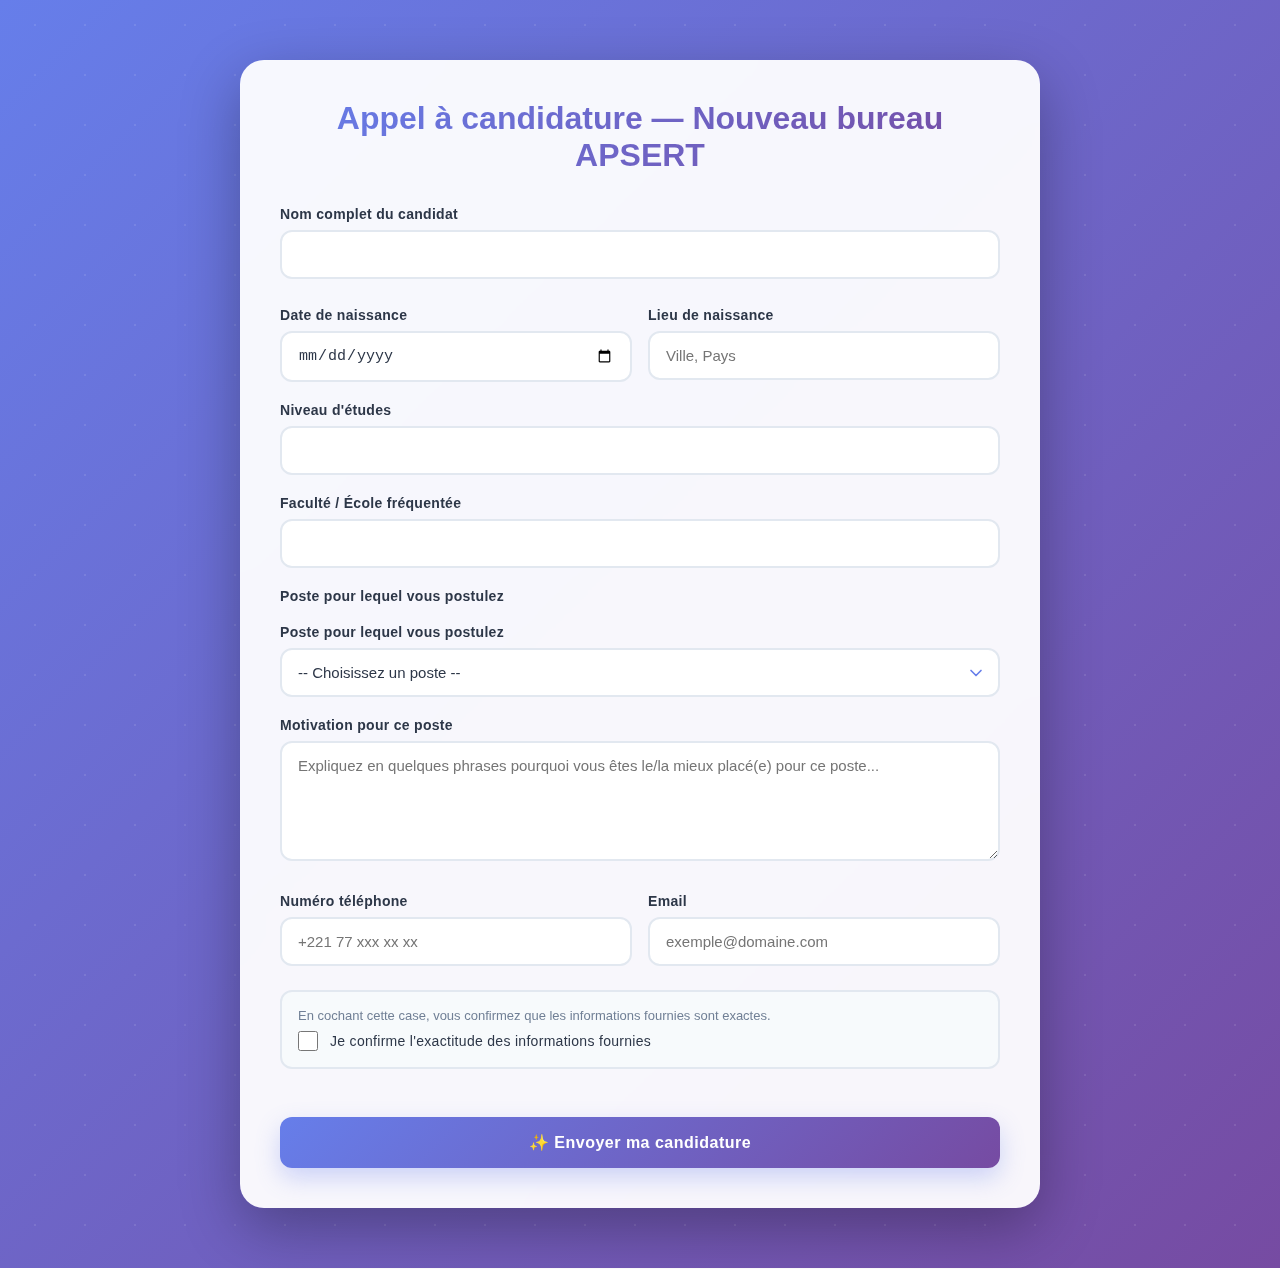
<file: index.html>
<!doctype html>
<html lang="fr">
<head>
  <meta charset="utf-8">
  <title>Formulaire de candidature - APSERT</title>
  <meta name="viewport" content="width=device-width,initial-scale=1">
  <link rel="stylesheet" href="style.css">
</head>
<body>
<div class="container">
  <h1>Appel à candidature — Nouveau bureau APSERT</h1>

<!--   <div class="note">
    📅 Date limite de dépôt : <strong>10 octobre 2025</strong><br>
    🏛️ Assemblée générale du bureau : <strong>Dimanche 05 octobre 2025</strong>
  </div> -->

  <form id="candidatureForm" method="POST" action="https://formspree.io/f/mnngbgdl">
    <label for="nom">Nom complet du candidat</label>
    <input type="text" id="nom" name="Nom complet" required>

    <div class="row">
      <div>
        <label for="date_naissance">Date de naissance</label>
        <input type="date" id="date_naissance" name="Date de naissance" required>
      </div>
      <div>
        <label for="lieu_naissance">Lieu de naissance</label>
        <input type="text" id="lieu_naissance" name="Lieu de naissance" placeholder="Ville, Pays" required>
      </div>
    </div>

    <label for="niveau">Niveau d'études</label>
    <input type="text" id="niveau" name="Niveau d'études" required>

    <label for="faculte">Faculté / École fréquentée</label>
    <input type="text" id="faculte" name="Faculté ou école fréquentée" required>

    <label for="poste">Poste pour lequel vous postulez</label>
<!--     <select id="poste" name="Poste à candidater" required>
      <option value="">-- Choisissez un poste --</option>
      <option>Porte Parole et Communication (PPC)</option>
      <option>Adjoint(e) Porte Parole et Communication</option>
      <option>Vice-Président(e)</option>
      <option>Adjoint(e) Secrétaire Général</option>
      <option>Adjoint(e) Trésorier Général</option>
      <option>PCS (Président(e) Commission Sociale)</option>
      <option>Adjoint(e) PCS</option>
      <option>PCP (Président Commission Pédagogique)</option>
      <option>Adjoint(e) PCP</option>
      <option>PCF (Présidente Commission Féminine)</option>
      <option>Adjoint(e) PCF</option>
      <option>PCO (Président(e) Commission d'Organisation)</option>
      <option>Adjoint(e) PCO</option>
      <option>PCC (Président(e) Commission Culturelle)</option>
      <option>Adjoint(e) PCC</option>
      <option>PCSP (Président Commission Sportive)</option>
      <option>Adjoint(e) PCSP</option>
    </select> -->
    <label for="poste">Poste pour lequel vous postulez</label>
<select id="poste" name="Poste à candidater" required>
  <option value="">-- Choisissez un poste --</option>
  
  <option>Président(e) de la Commission Sociale (PCS)</option>
  <option>Adjoint(e) Président(e) de la Commission Sociale</option>
  
  <option>Président(e) de la Commission Finance (PCF)</option>
  <option>Adjoint(e) Président(e) de la Commission Finance</option>
  
  <option>Président(e) de la Commission Pédagogique (PCP)</option>
  <option>Adjoint(e) Président(e) de la Commission Pédagogique</option>
  
  <option>Chargé(e) des Relations Extérieures (CRE)</option>
  <option>Adjoint(e) Chargé(e) des Relations Extérieures</option>
  
  <option>Chargé(e) de l’Organisation (CO)</option>
  <option>Adjoint(e) Chargé(e) de l’Organisation</option>
  
  <option>Chargé(e) de la Communication et des Relations Publiques (CCRP)</option>
  <option>Adjoint(e) Chargé(e) de la Communication</option>
  
  <option>Chargé(e) des Projets et Activités (CPA)</option>
  <option>Adjoint(e) Chargé(e) des Projets et Activités</option>
  
  <option>Commissaire aux Comptes (CAC)</option>
  <option>Adjoint(e) Commissaire aux Comptes</option>
  
  <option>Présidente de la Commission Féminine (PCF)</option>
  <option>Adjointe Présidente de la Commission Féminine</option>
  
  <option>Vice-président(e)</option>
  
  <!-- <option>Secrétaire Général(e) (SG)</option> -->
  <option>Adjoint(e) Secrétaire Général(e)</option>
  
  <!-- <option>Trésorier(e)</option> -->
  <option>Adjoint(e) Trésorier(e)</option>
  
  <option>Président(e) de la Commission Sportive et Culturelle (PCSC)</option>
  <option>Adjoint(e) Président(e) de la Commission Sportive et Culturelle</option>
</select>


    <label for="motivation">Motivation pour ce poste</label>
    <textarea id="motivation" name="Motivation" required placeholder="Expliquez en quelques phrases pourquoi vous êtes le/la mieux placé(e) pour ce poste..."></textarea>

    <div class="row">
      <div>
        <label for="tel">Numéro téléphone</label>
        <input type="text" id="tel" name="Téléphone" placeholder="+221 77 xxx xx xx" required>
      </div>
      <div>
        <label for="email">Email</label>
        <input type="email" id="email" name="Email" placeholder="exemple@domaine.com" required>
      </div>
    </div>

    <div class="checkbox-wrapper">
      <p class="small">En cochant cette case, vous confirmez que les informations fournies sont exactes.</p>
      <label>
        <input type="checkbox" id="confirm" required>
        Je confirme l'exactitude des informations fournies
      </label>
    </div>

    <button type="submit" class="btn">✨ Envoyer ma candidature</button>
  </form>
</div>

<script>
  // Animation au focus des inputs
  const inputs = document.querySelectorAll('input, textarea, select');
  inputs.forEach(input => {
    input.addEventListener('focus', function() {
      this.style.transform = 'translateY(-2px)';
    });
    input.addEventListener('blur', function() {
      this.style.transform = 'translateY(0)';
    });
  });
</script>
</body>
</html>
</file>
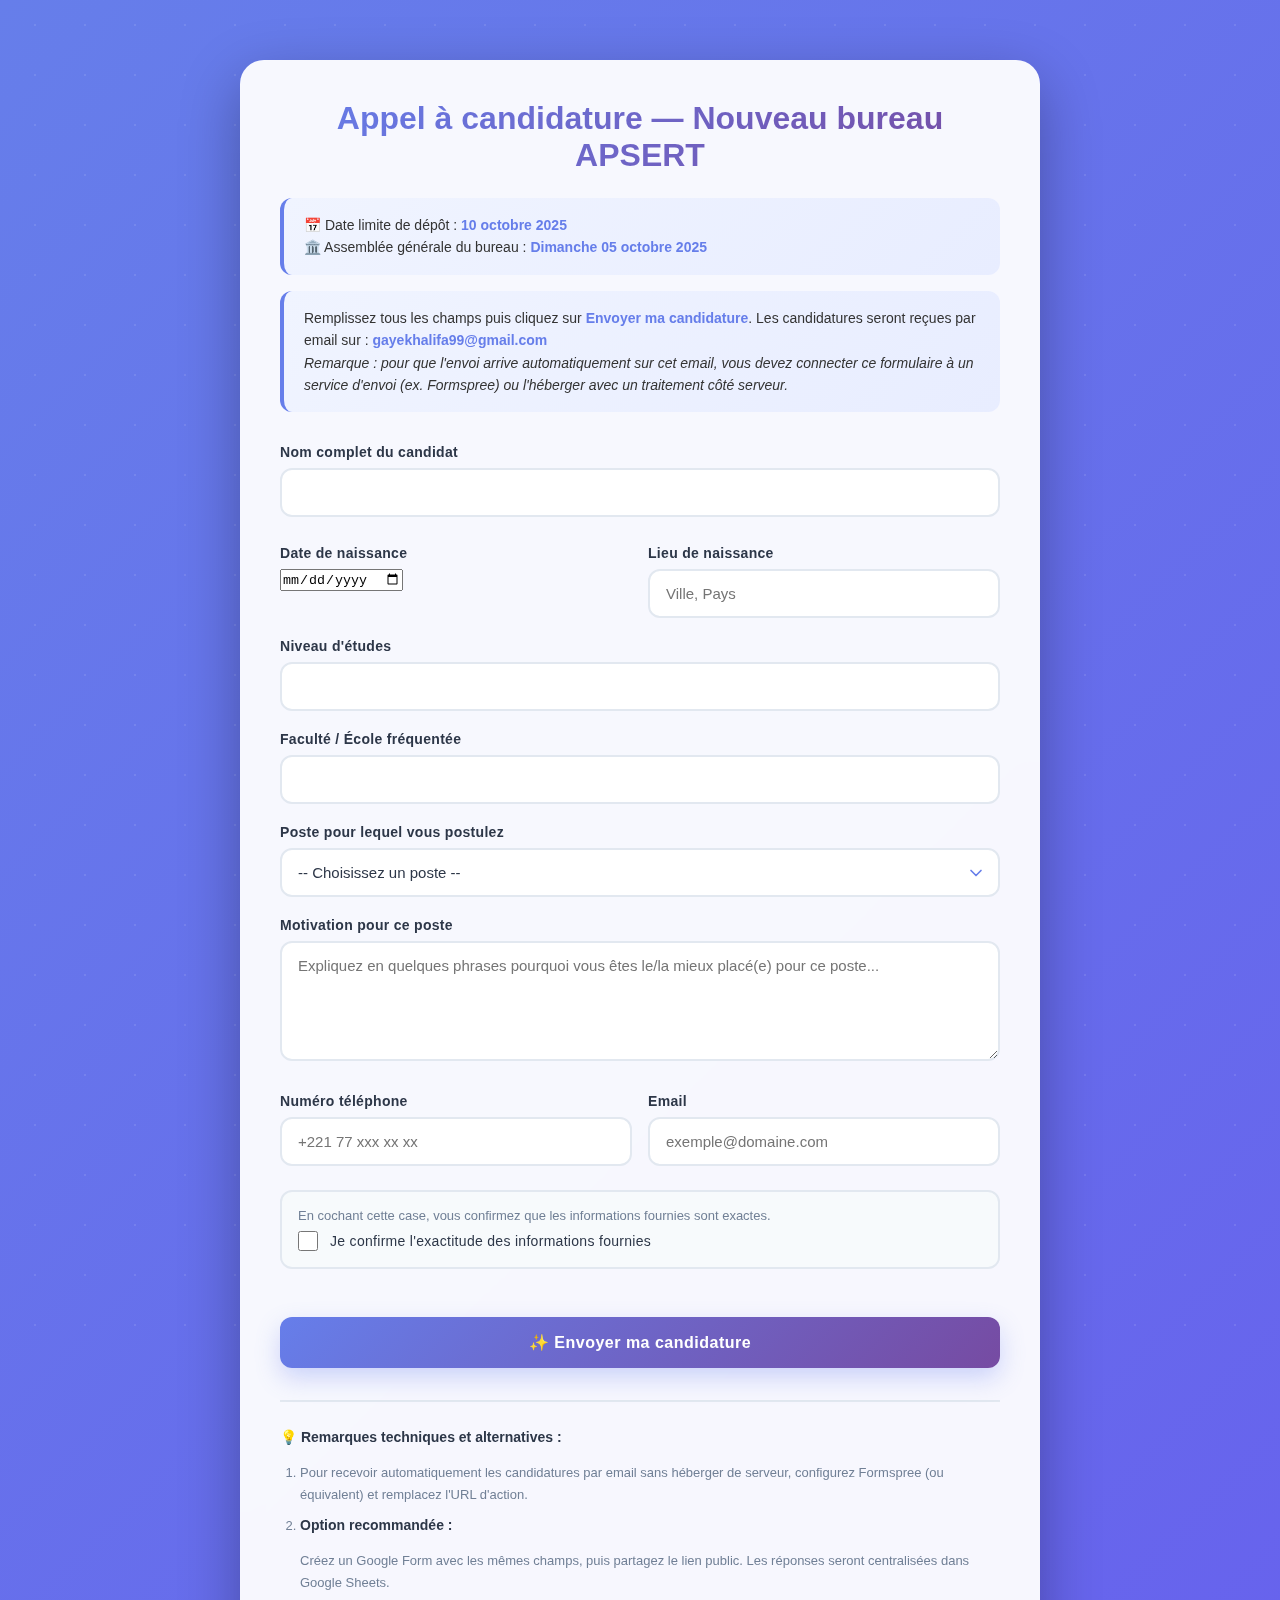
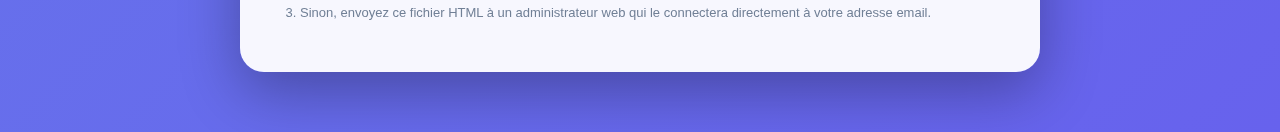
<file: formulaire.html>
<!doctype html>
<html lang="fr">
<head>
  <meta charset="utf-8">
  <title>Formulaire de candidature - APSERT</title>
  <meta name="viewport" content="width=device-width,initial-scale=1">
  <link rel="stylesheet" href="formulaire.css">
</head>
<body>
<div class="container">
  <h1>Appel à candidature — Nouveau bureau APSERT</h1>

  <div class="note">
    📅 Date limite de dépôt : <strong>10 octobre 2025</strong><br>
    🏛️ Assemblée générale du bureau : <strong>Dimanche 05 octobre 2025</strong>
  </div>

  <div class="note">
    Remplissez tous les champs puis cliquez sur <strong>Envoyer ma candidature</strong>.
    Les candidatures seront reçues par email sur : <strong>gayekhalifa99@gmail.com</strong><br>
    <em>Remarque : pour que l'envoi arrive automatiquement sur cet email, vous devez connecter ce formulaire à un service d'envoi (ex. Formspree) ou l'héberger avec un traitement côté serveur.</em>
  </div>


  <form id="candidatureForm" method="POST" action="https://formspree.io/f/meorljve">
    <label for="nom">Nom complet du candidat</label>
    <input type="text" id="nom" name="Nom complet" required>

    <div class="row">
      <div>
        <label for="date_naissance">Date de naissance</label>
        <input type="date" id="date_naissance" name="Date de naissance" placeholder="JJ/MM/AAAA" required>
      </div>
      <div>
        <label for="lieu_naissance">Lieu de naissance</label>
        <input type="text" id="lieu_naissance" name="Lieu de naissance" placeholder="Ville, Pays" required>
      </div>
    </div>

    <label for="niveau">Niveau d'études</label>
    <input type="text" id="niveau" name="Niveau d'études" required>

    <label for="faculte">Faculté / École fréquentée</label>
    <input type="text" id="faculte" name="Faculté ou école fréquentée" required>

    <label for="poste">Poste pour lequel vous postulez</label>
    <select id="poste" name="Poste à candidater" required>
      <option value="">-- Choisissez un poste --</option>
      <option>Porte Parole et Communication (PPC)</option>
      <option>Adjoint(e) Porte Parole et Communication</option>
      <option>Vice-Président(e)</option>
      <option>Adjoint(e) Secrétaire Général</option>
      <option>Adjoint(e) Trésorier Général</option>
      <option>PCS (Président(e) Commission Sociale)</option>
      <option>Adjoint(e) PCS</option>
      <option>PCP (Président Commission Pédagogique)</option>
      <option>Adjoint(e) PCP</option>
      <option>PCF (Présidente Commission Féminine)</option>
      <option>Adjoint(e) PCF</option>
      <option>PCO (Président(e) Commission d'Organisation)</option>
      <option>Adjoint(e) PCO</option>
      <option>PCC (Président(e) Commission Culturelle)</option>
      <option>Adjoint(e) PCC</option>
      <option>PCSP (Président Commission Sportive)</option>
      <option>Adjoint(e) PCSP</option>
    </select>

    <label for="motivation">Motivation pour ce poste</label>
    <textarea id="motivation" name="Motivation" required placeholder="Expliquez en quelques phrases pourquoi vous êtes le/la mieux placé(e) pour ce poste..."></textarea>

    <div class="row">
      <div>
        <label for="tel">Numéro téléphone</label>
        <input type="text" id="tel" name="Téléphone" placeholder="+221 77 xxx xx xx" required>
      </div>
      <div>
        <label for="email">Email</label>
        <input type="email" id="email" name="Email" placeholder="exemple@domaine.com" required>
      </div>
    </div>

    <div class="checkbox-wrapper">
      <p class="small">En cochant cette case, vous confirmez que les informations fournies sont exactes.</p>
      <label>
        <input type="checkbox" id="confirm" required>
        Je confirme l'exactitude des informations fournies
      </label>
    </div>

    <button type="submit" class="btn">✨ Envoyer ma candidature</button>
  </form>

  <div class="footer">
    <strong>💡 Remarques techniques et alternatives :</strong>
    <ol>
      <li>Pour recevoir automatiquement les candidatures par email sans héberger de serveur, configurez Formspree (ou équivalent) et remplacez l'URL d'action.</li>
      <li><strong>Option recommandée :</strong> Créez un Google Form avec les mêmes champs, puis partagez le lien public. Les réponses seront centralisées dans Google Sheets.</li>
      <li>Sinon, envoyez ce fichier HTML à un administrateur web qui le connectera directement à votre adresse email.</li>
    </ol>
  </div>
</div>

<script>
  document.getElementById('candidatureForm').addEventListener('submit', function(e) {
    var action = this.getAttribute('action') || '';
    if (action.indexOf('YOUR_FORM_ID') !== -1) {
      e.preventDefault();
      alert("⚠️ Le formulaire n'est pas encore connecté à un service d'envoi (Formspree).\n\n📝 Remplacez l'action par votre endpoint Formspree (https://formspree.io/f/ID) ou hébergez le formulaire avec un script serveur.\n\n💡 Sinon, copiez le contenu du formulaire et envoyez-le par email à gayekhalifa99@gmail.com");
    }
  });

  // Animation au focus des inputs
  const inputs = document.querySelectorAll('input, textarea, select');
  inputs.forEach(input => {
    input.addEventListener('focus', function() {
      this.style.transform = 'translateY(-2px)';
    });
    input.addEventListener('blur', function() {
      this.style.transform = 'translateY(0)';
    });
  });
</script>
</body>
</html>
</file>
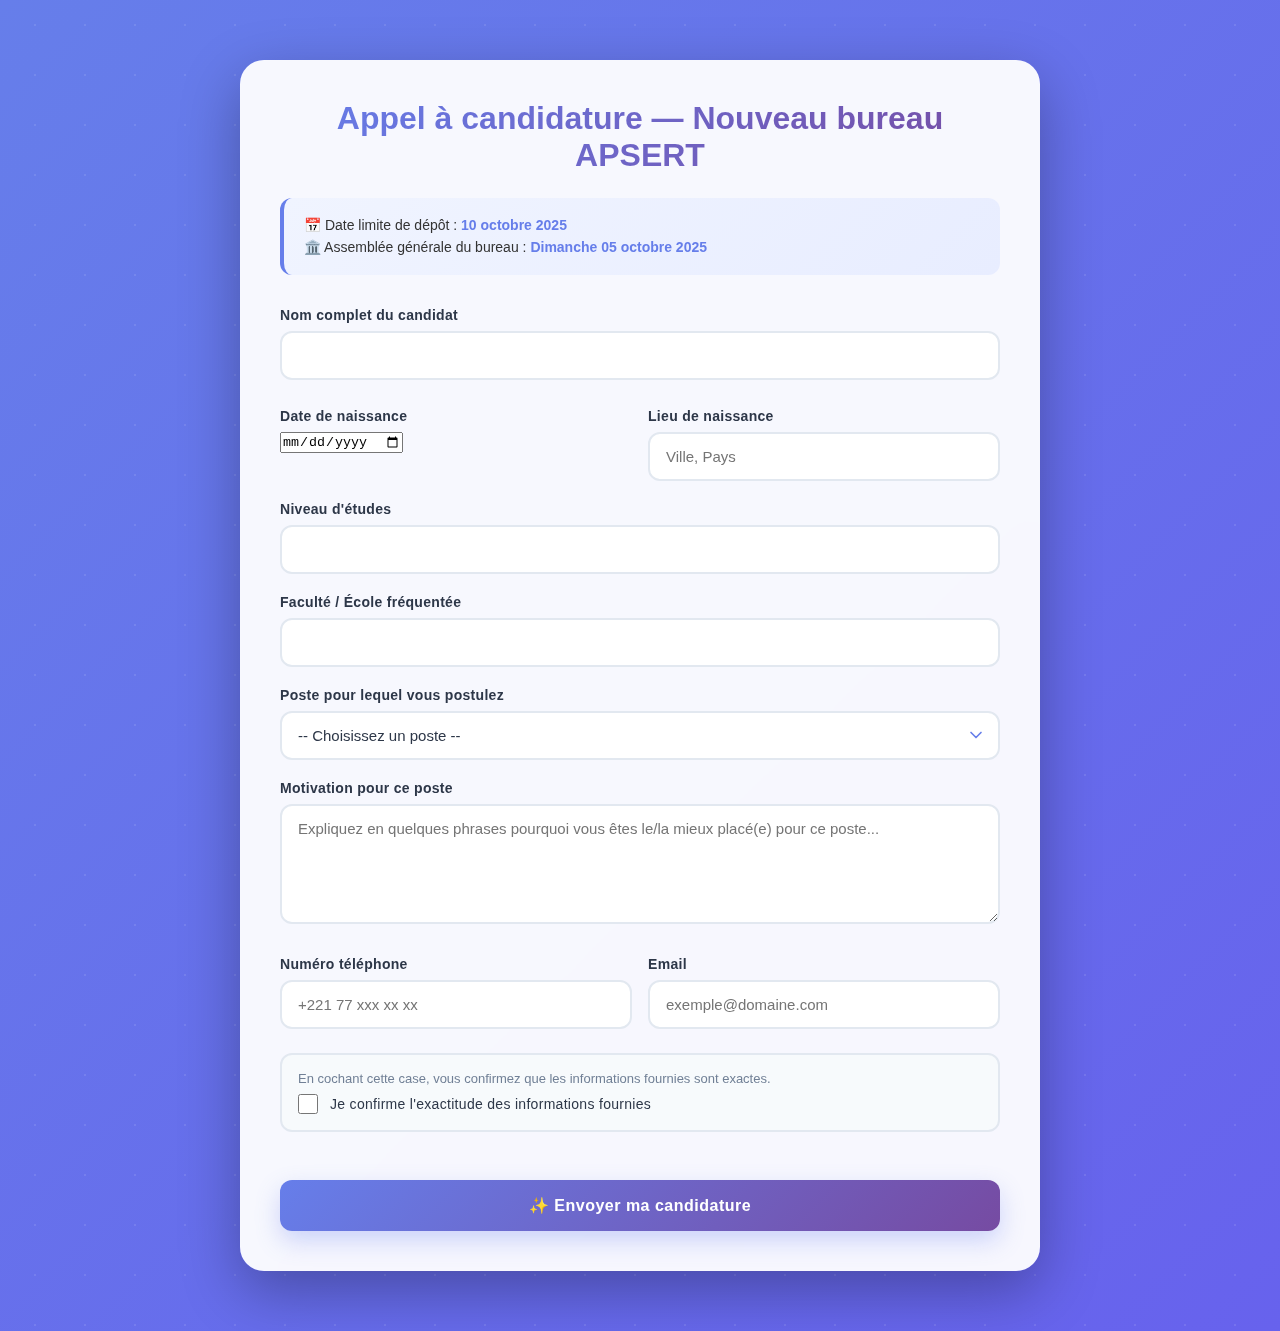
<file: index.html.html>
<!doctype html>
<html lang="fr">
<head>
  <meta charset="utf-8">
  <title>Formulaire de candidature - APSERT</title>
  <meta name="viewport" content="width=device-width,initial-scale=1">
  <link rel="stylesheet" href="formulaire.css">
</head>
<body>
<div class="container">
  <h1>Appel à candidature — Nouveau bureau APSERT</h1>

  <div class="note">
    📅 Date limite de dépôt : <strong>10 octobre 2025</strong><br>
    🏛️ Assemblée générale du bureau : <strong>Dimanche 05 octobre 2025</strong>
  </div>
<!-- 
  <div class="note">
    Remplissez tous les champs puis cliquez sur <strong>Envoyer ma candidature</strong>.
    Les candidatures seront reçues par email sur : <strong>gayekhalifa99@gmail.com</strong><br>
    <em>Remarque : pour que l'envoi arrive automatiquement sur cet email, vous devez connecter ce formulaire à un service d'envoi (ex. Formspree) ou l'héberger avec un traitement côté serveur.</em>
  </div> -->


  <form id="candidatureForm" method="POST" action="https://formspree.io/f/meorljve">
    <label for="nom">Nom complet du candidat</label>
    <input type="text" id="nom" name="Nom complet" required>

    <div class="row">
      <div>
        <label for="date_naissance">Date de naissance</label>
        <input type="date" id="date_naissance" name="Date de naissance" placeholder="JJ/MM/AAAA" required>
      </div>
      <div>
        <label for="lieu_naissance">Lieu de naissance</label>
        <input type="text" id="lieu_naissance" name="Lieu de naissance" placeholder="Ville, Pays" required>
      </div>
    </div>

    <label for="niveau">Niveau d'études</label>
    <input type="text" id="niveau" name="Niveau d'études" required>

    <label for="faculte">Faculté / École fréquentée</label>
    <input type="text" id="faculte" name="Faculté ou école fréquentée" required>

    <label for="poste">Poste pour lequel vous postulez</label>
    <select id="poste" name="Poste à candidater" required>
      <option value="">-- Choisissez un poste --</option>
      <option>Porte Parole et Communication (PPC)</option>
      <option>Adjoint(e) Porte Parole et Communication</option>
      <option>Vice-Président(e)</option>
      <option>Adjoint(e) Secrétaire Général</option>
      <option>Adjoint(e) Trésorier Général</option>
      <option>PCS (Président(e) Commission Sociale)</option>
      <option>Adjoint(e) PCS</option>
      <option>PCP (Président Commission Pédagogique)</option>
      <option>Adjoint(e) PCP</option>
      <option>PCF (Présidente Commission Féminine)</option>
      <option>Adjoint(e) PCF</option>
      <option>PCO (Président(e) Commission d'Organisation)</option>
      <option>Adjoint(e) PCO</option>
      <option>PCC (Président(e) Commission Culturelle)</option>
      <option>Adjoint(e) PCC</option>
      <option>PCSP (Président Commission Sportive)</option>
      <option>Adjoint(e) PCSP</option>
    </select>

    <label for="motivation">Motivation pour ce poste</label>
    <textarea id="motivation" name="Motivation" required placeholder="Expliquez en quelques phrases pourquoi vous êtes le/la mieux placé(e) pour ce poste..."></textarea>

    <div class="row">
      <div>
        <label for="tel">Numéro téléphone</label>
        <input type="text" id="tel" name="Téléphone" placeholder="+221 77 xxx xx xx" required>
      </div>
      <div>
        <label for="email">Email</label>
        <input type="email" id="email" name="Email" placeholder="exemple@domaine.com" required>
      </div>
    </div>

    <div class="checkbox-wrapper">
      <p class="small">En cochant cette case, vous confirmez que les informations fournies sont exactes.</p>
      <label>
        <input type="checkbox" id="confirm" required>
        Je confirme l'exactitude des informations fournies
      </label>
    </div>

    <button type="submit" class="btn">✨ Envoyer ma candidature</button>
  </form>

  <!-- <div class="footer">
    <strong>💡 Remarques techniques et alternatives :</strong>
    <ol>
      <li>Pour recevoir automatiquement les candidatures par email sans héberger de serveur, configurez Formspree (ou équivalent) et remplacez l'URL d'action.</li>
      <li><strong>Option recommandée :</strong> Créez un Google Form avec les mêmes champs, puis partagez le lien public. Les réponses seront centralisées dans Google Sheets.</li>
      <li>Sinon, envoyez ce fichier HTML à un administrateur web qui le connectera directement à votre adresse email.</li>
    </ol>
  </div> -->
</div>

<script>
  document.getElementById('candidatureForm').addEventListener('submit', function(e) {
    var action = this.getAttribute('action') || '';
    if (action.indexOf('YOUR_FORM_ID') !== -1) {
      e.preventDefault();
      alert("⚠️ Le formulaire n'est pas encore connecté à un service d'envoi (Formspree).\n\n📝 Remplacez l'action par votre endpoint Formspree (https://formspree.io/f/ID) ou hébergez le formulaire avec un script serveur.\n\n💡 Sinon, copiez le contenu du formulaire et envoyez-le par email à gayekhalifa99@gmail.com");
    }
  });

  // Animation au focus des inputs
  const inputs = document.querySelectorAll('input, textarea, select');
  inputs.forEach(input => {
    input.addEventListener('focus', function() {
      this.style.transform = 'translateY(-2px)';
    });
    input.addEventListener('blur', function() {
      this.style.transform = 'translateY(0)';
    });
  });
</script>
</body>
</html>
</file>
<file: style.css>
* {
  margin: 0;
  padding: 0;
  box-sizing: border-box;
}

body {
  font-family: -apple-system, BlinkMacSystemFont, 'Segoe UI', Roboto, 'Helvetica Neue', Arial, sans-serif;
  background: linear-gradient(135deg, #667eea 0%, #764ba2 100%);
  min-height: 100vh;
  padding: 20px;
  position: relative;
  overflow-x: hidden;
}

body::before {
  content: '';
  position: fixed;
  top: -50%;
  right: -50%;
  width: 200%;
  height: 200%;
  background: radial-gradient(circle, rgba(255,255,255,0.1) 1px, transparent 1px);
  background-size: 50px 50px;
  animation: moveGrid 20s linear infinite;
  pointer-events: none;
}

@keyframes moveGrid {
  0% { transform: translate(0, 0); }
  100% { transform: translate(50px, 50px); }
}

.container {
  max-width: 800px;
  margin: 40px auto;
  background: rgba(255, 255, 255, 0.95);
  backdrop-filter: blur(10px);
  padding: 40px;
  border-radius: 24px;
  box-shadow: 0 20px 60px rgba(0, 0, 0, 0.3);
  position: relative;
  animation: fadeIn 0.6s ease-out;
}

@keyframes fadeIn {
  from {
    opacity: 0;
    transform: translateY(30px);
  }
  to {
    opacity: 1;
    transform: translateY(0);
  }
}

h1 {
  font-size: clamp(24px, 5vw, 32px);
  font-weight: 800;
  background: linear-gradient(135deg, #667eea 0%, #764ba2 100%);
  -webkit-background-clip: text;
  -webkit-text-fill-color: transparent;
  background-clip: text;
  margin-bottom: 24px;
  text-align: center;
}

.note {
  background: linear-gradient(135deg, #f0f4ff 0%, #e8edff 100%);
  padding: 16px 20px;
  border-radius: 12px;
  border-left: 4px solid #667eea;
  font-size: 14px;
  color: #333;
  margin-bottom: 16px;
  line-height: 1.6;
}

.note strong {
  color: #667eea;
  font-weight: 700;
}

.warning {
  background: linear-gradient(135deg, #fff9e6 0%, #fff3cc 100%);
  padding: 16px 20px;
  border-radius: 12px;
  border-left: 4px solid #ffa500;
  color: #8b6914;
  margin: 20px 0;
  font-size: 14px;
  line-height: 1.6;
}

form {
  margin-top: 32px;
}

label {
  display: block;
  margin: 20px 0 8px;
  font-weight: 600;
  color: #2d3748;
  font-size: 14px;
  letter-spacing: 0.3px;
}

input[type=text],
input[type=email],
input[type=date],
textarea,
select {
  width: 100%;
  padding: 14px 16px;
  border: 2px solid #e2e8f0;
  border-radius: 12px;
  font-size: 15px;
  transition: all 0.3s ease;
  background: #fff;
  color: #2d3748;
}

input[type=text]:focus,
input[type=email]:focus,
input[type=date]:focus,
textarea:focus,
select:focus {
  outline: none;
  border-color: #667eea;
  box-shadow: 0 0 0 4px rgba(102, 126, 234, 0.1);
  transform: translateY(-2px);
}

textarea {
  min-height: 120px;
  resize: vertical;
  font-family: inherit;
}

select {
  cursor: pointer;
  appearance: none;
  background-image: url("data:image/svg+xml,%3Csvg xmlns='http://www.w3.org/2000/svg' width='24' height='24' viewBox='0 0 24 24' fill='none' stroke='%23667eea' stroke-width='2' stroke-linecap='round' stroke-linejoin='round'%3E%3Cpolyline points='6 9 12 15 18 9'%3E%3C/polyline%3E%3C/svg%3E");
  background-repeat: no-repeat;
  background-position: right 12px center;
  background-size: 20px;
  padding-right: 40px;
}

.row {
  display: grid;
  grid-template-columns: 1fr 1fr;
  gap: 16px;
  margin-top: 8px;
}

@media (max-width: 640px) {
  .row {
    grid-template-columns: 1fr;
  }
}

.checkbox-wrapper {
  margin: 24px 0;
  padding: 16px;
  background: #f7fafc;
  border-radius: 12px;
  border: 2px solid #e2e8f0;
}

.checkbox-wrapper label {
  display: flex;
  align-items: center;
  margin: 0;
  cursor: pointer;
  font-weight: 500;
}

input[type=checkbox] {
  width: 20px;
  height: 20px;
  margin-right: 12px;
  cursor: pointer;
  accent-color: #667eea;
}

.small {
  font-size: 13px;
  color: #718096;
  margin-bottom: 8px;
}

.btn {
  width: 100%;
  padding: 16px;
  border-radius: 12px;
  background: linear-gradient(135deg, #667eea 0%, #764ba2 100%);
  color: #fff;
  border: none;
  cursor: pointer;
  font-weight: 700;
  font-size: 16px;
  letter-spacing: 0.5px;
  transition: all 0.3s ease;
  margin-top: 24px;
  box-shadow: 0 10px 25px rgba(102, 126, 234, 0.3);
}

.btn:hover {
  transform: translateY(-3px);
  box-shadow: 0 15px 35px rgba(102, 126, 234, 0.4);
}

.btn:active {
  transform: translateY(-1px);
}

.footer {
  font-size: 13px;
  color: #718096;
  margin-top: 32px;
  padding-top: 24px;
  border-top: 2px solid #e2e8f0;
  line-height: 1.7;
}

.footer strong {
  color: #2d3748;
  display: block;
  margin-bottom: 12px;
  font-size: 14px;
}

.footer ol {
  margin-left: 20px;
}

.footer li {
  margin-bottom: 8px;
}

@media (max-width: 768px) {
  body {
    padding: 10px;
  }

  .container {
    padding: 24px;
    margin: 20px auto;
    border-radius: 16px;
  }

  h1 {
    font-size: 24px;
  }

  .note,
  .warning {
    padding: 12px 16px;
    font-size: 13px;
  }

  input[type=text],
  input[type=email],
  input[type=date],
  textarea,
  select {
    padding: 12px 14px;
    font-size: 14px;
  }
}

@media (max-width: 480px) {
  .container {
    padding: 20px;
  }

  h1 {
    font-size: 22px;
  }
}
</file>
<file: formulaire.css>
* {
      margin: 0;
      padding: 0;
      box-sizing: border-box;
    }

    body {
      font-family: -apple-system, BlinkMacSystemFont, 'Segoe UI', Roboto, 'Helvetica Neue', Arial, sans-serif;
      background: linear-gradient(135deg, #667eea 0%, #6762ed 100%);
      min-height: 100vh;
      padding: 20px;
      position: relative;
      overflow-x: hidden;
    }

    body::before {
      content: '';
      position: fixed;
      top: -50%;
      right: -50%;
      width: 200%;
      height: 200%;
      background: radial-gradient(circle, rgba(255,255,255,0.1) 1px, transparent 1px);
      background-size: 50px 50px;
      animation: moveGrid 20s linear infinite;
      pointer-events: none;
    }

    @keyframes moveGrid {
      0% { transform: translate(0, 0); }
      100% { transform: translate(50px, 50px); }
    }

    .container {
      max-width: 800px;
      margin: 40px auto;
      background: rgba(255, 255, 255, 0.95);
      backdrop-filter: blur(10px);
      padding: 40px;
      border-radius: 24px;
      box-shadow: 0 20px 60px rgba(0, 0, 0, 0.3);
      position: relative;
      animation: fadeIn 0.6s ease-out;
    }

    @keyframes fadeIn {
      from {
        opacity: 0;
        transform: translateY(30px);
      }
      to {
        opacity: 1;
        transform: translateY(0);
      }
    }

    h1 {
      font-size: clamp(24px, 5vw, 32px);
      font-weight: 800;
      background: linear-gradient(135deg, #667eea 0%, #764ba2 100%);
      -webkit-background-clip: text;
      -webkit-text-fill-color: transparent;
      background-clip: text;
      margin-bottom: 24px;
      text-align: center;
    }

    .note {
      background: linear-gradient(135deg, #f0f4ff 0%, #e8edff 100%);
      padding: 16px 20px;
      border-radius: 12px;
      border-left: 4px solid #667eea;
      font-size: 14px;
      color: #333;
      margin-bottom: 16px;
      line-height: 1.6;
    }

    .note strong {
      color: #667eea;
      font-weight: 700;
    }

    .warning {
      background: linear-gradient(135deg, #fff9e6 0%, #fff3cc 100%);
      padding: 16px 20px;
      border-radius: 12px;
      border-left: 4px solid #ffa500;
      color: #8b6914;
      margin: 20px 0;
      font-size: 14px;
      line-height: 1.6;
    }

    form {
      margin-top: 32px;
    }

    label {
      display: block;
      margin: 20px 0 8px;
      font-weight: 600;
      color: #2d3748;
      font-size: 14px;
      letter-spacing: 0.3px;
    }

    input[type=text],
    input[type=email],
    textarea,
    select {
      width: 100%;
      padding: 14px 16px;
      border: 2px solid #e2e8f0;
      border-radius: 12px;
      font-size: 15px;
      transition: all 0.3s ease;
      background: #fff;
      color: #2d3748;
    }

    input[type=text]:focus,
    input[type=email]:focus,
    textarea:focus,
    select:focus {
      outline: none;
      border-color: #667eea;
      box-shadow: 0 0 0 4px rgba(102, 126, 234, 0.1);
      transform: translateY(-2px);
    }

    textarea {
      min-height: 120px;
      resize: vertical;
      font-family: inherit;
    }

    select {
      cursor: pointer;
      appearance: none;
      background-image: url("data:image/svg+xml,%3Csvg xmlns='http://www.w3.org/2000/svg' width='24' height='24' viewBox='0 0 24 24' fill='none' stroke='%23667eea' stroke-width='2' stroke-linecap='round' stroke-linejoin='round'%3E%3Cpolyline points='6 9 12 15 18 9'%3E%3C/polyline%3E%3C/svg%3E");
      background-repeat: no-repeat;
      background-position: right 12px center;
      background-size: 20px;
      padding-right: 40px;
    }

    .row {
      display: grid;
      grid-template-columns: 1fr 1fr;
      gap: 16px;
      margin-top: 8px;
    }

    @media (max-width: 640px) {
      .row {
        grid-template-columns: 1fr;
      }
    }

    .checkbox-wrapper {
      margin: 24px 0;
      padding: 16px;
      background: #f7fafc;
      border-radius: 12px;
      border: 2px solid #e2e8f0;
    }

    .checkbox-wrapper label {
      display: flex;
      align-items: center;
      margin: 0;
      cursor: pointer;
      font-weight: 500;
    }

    input[type=checkbox] {
      width: 20px;
      height: 20px;
      margin-right: 12px;
      cursor: pointer;
      accent-color: #667eea;
    }

    .small {
      font-size: 13px;
      color: #718096;
      margin-bottom: 8px;
    }

    .btn {
      width: 100%;
      padding: 16px;
      border-radius: 12px;
      background: linear-gradient(135deg, #667eea 0%, #764ba2 100%);
      color: #fff;
      border: none;
      cursor: pointer;
      font-weight: 700;
      font-size: 16px;
      letter-spacing: 0.5px;
      transition: all 0.3s ease;
      margin-top: 24px;
      box-shadow: 0 10px 25px rgba(102, 126, 234, 0.3);
    }

    .btn:hover {
      transform: translateY(-3px);
      box-shadow: 0 15px 35px rgba(102, 126, 234, 0.4);
    }

    .btn:active {
      transform: translateY(-1px);
    }

    .footer {
      font-size: 13px;
      color: #718096;
      margin-top: 32px;
      padding-top: 24px;
      border-top: 2px solid #e2e8f0;
      line-height: 1.7;
    }

    .footer strong {
      color: #2d3748;
      display: block;
      margin-bottom: 12px;
      font-size: 14px;
    }

    .footer ol {
      margin-left: 20px;
    }

    .footer li {
      margin-bottom: 8px;
    }

    @media (max-width: 768px) {
      body {
        padding: 10px;
      }

      .container {
        padding: 24px;
        margin: 20px auto;
        border-radius: 16px;
      }

      h1 {
        font-size: 24px;
      }

      .note,
      .warning {
        padding: 12px 16px;
        font-size: 13px;
      }

      input[type=text],
      input[type=email],
      textarea,
      select {
        padding: 12px 14px;
        font-size: 14px;
      }
    }

    @media (max-width: 480px) {
      .container {
        padding: 20px;
      }

      h1 {
        font-size: 22px;
      }
    }
</file>
